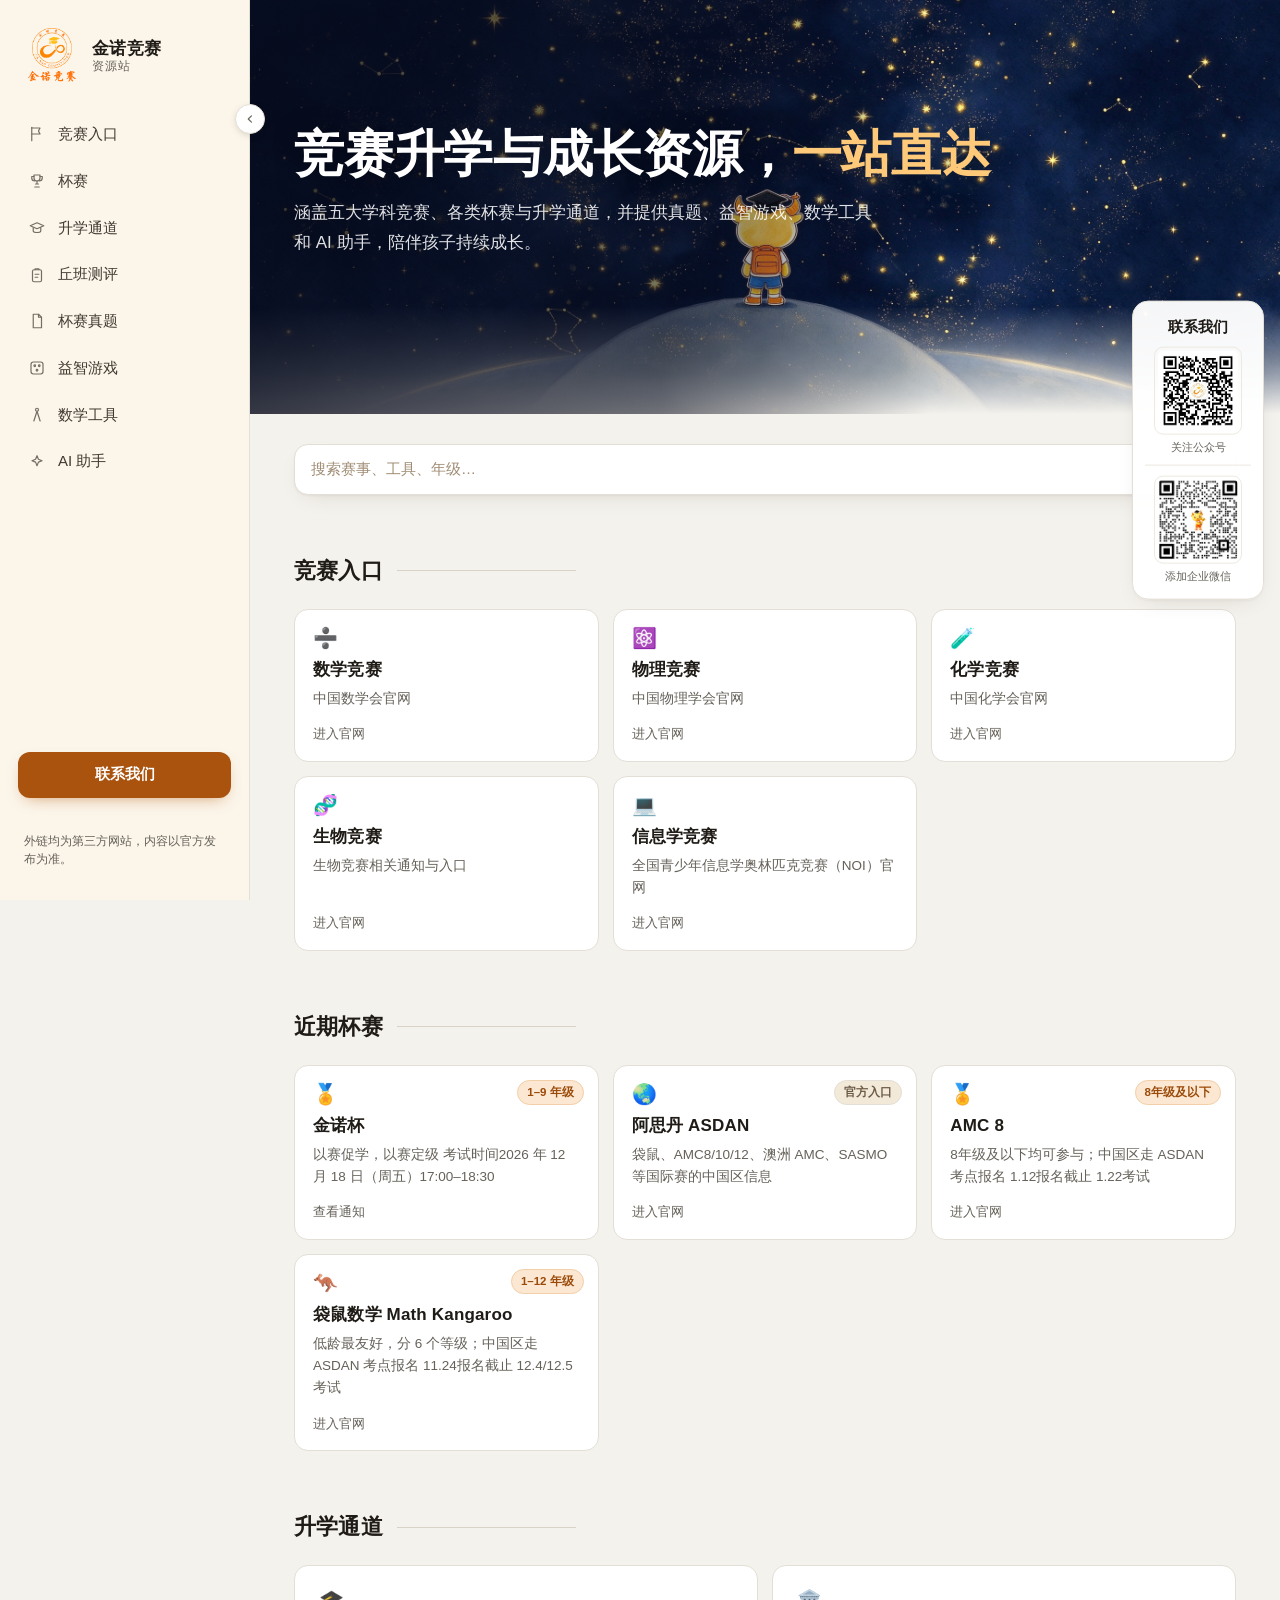
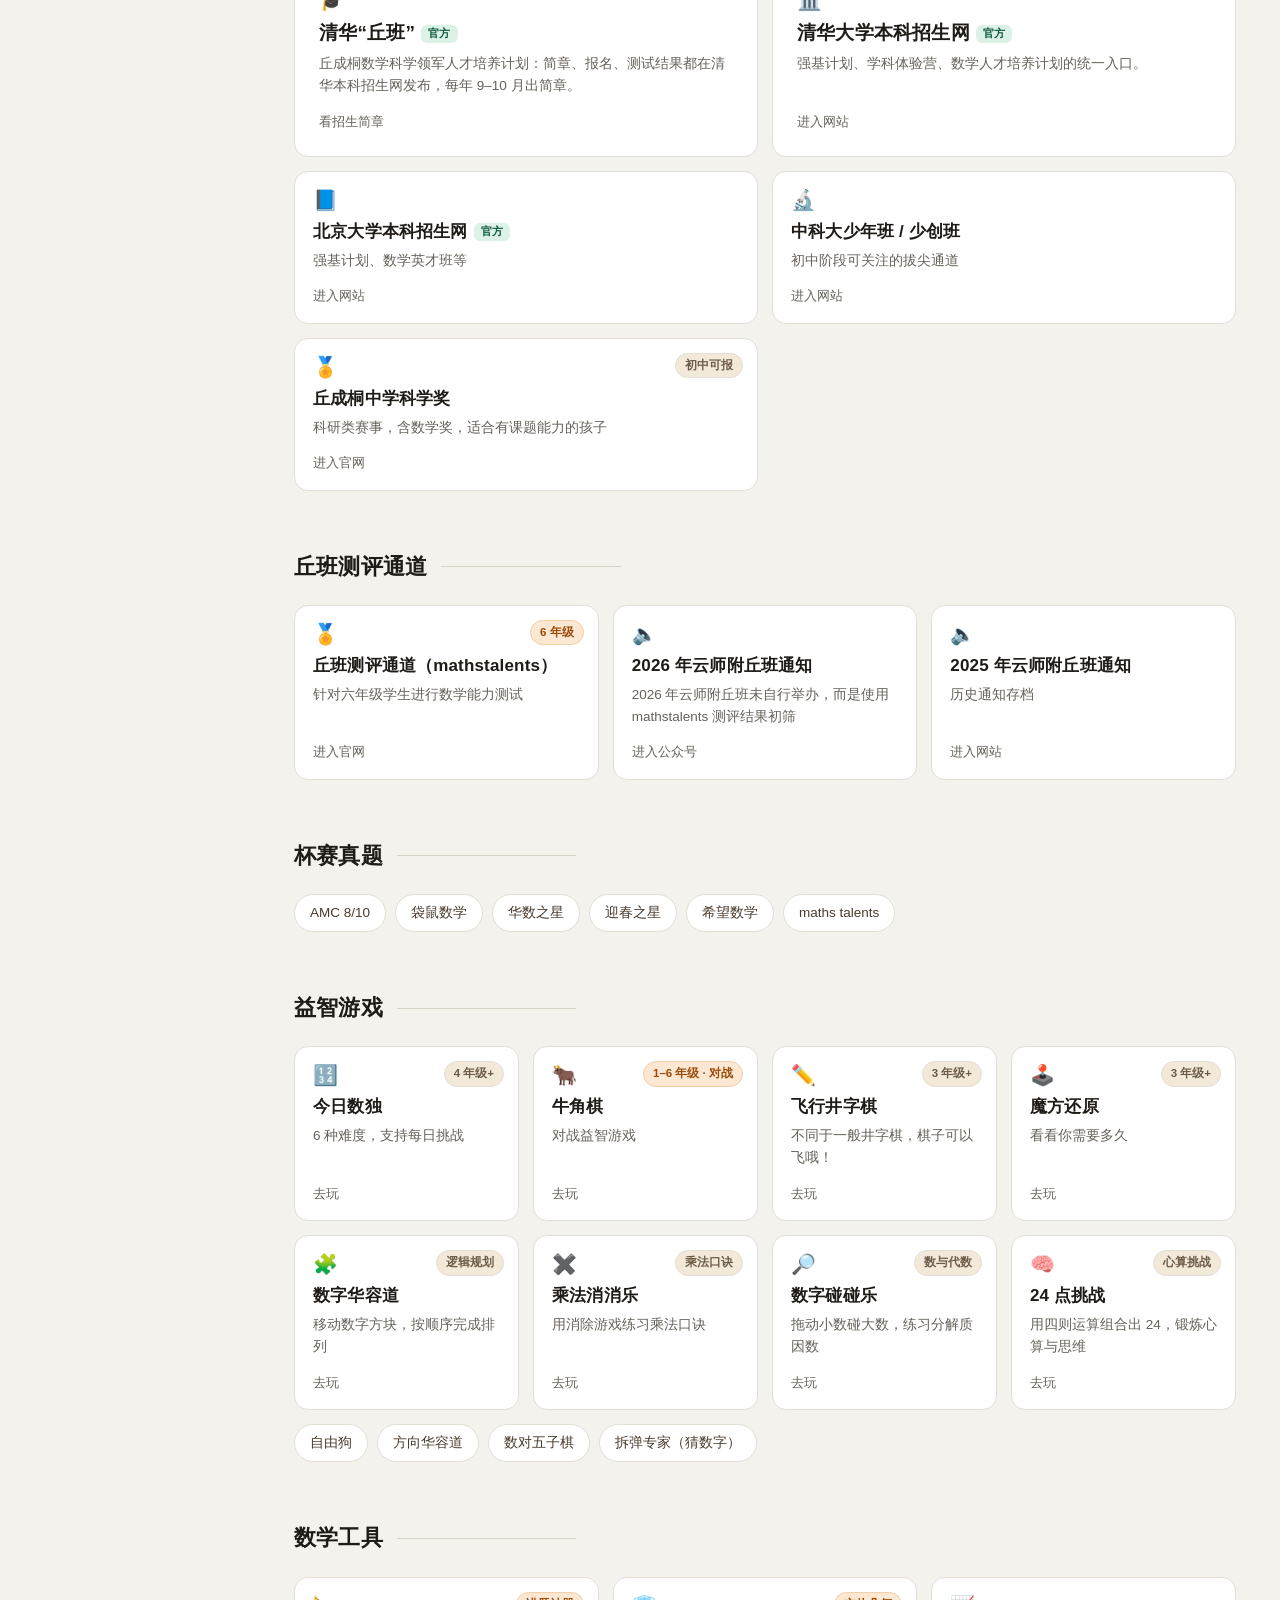
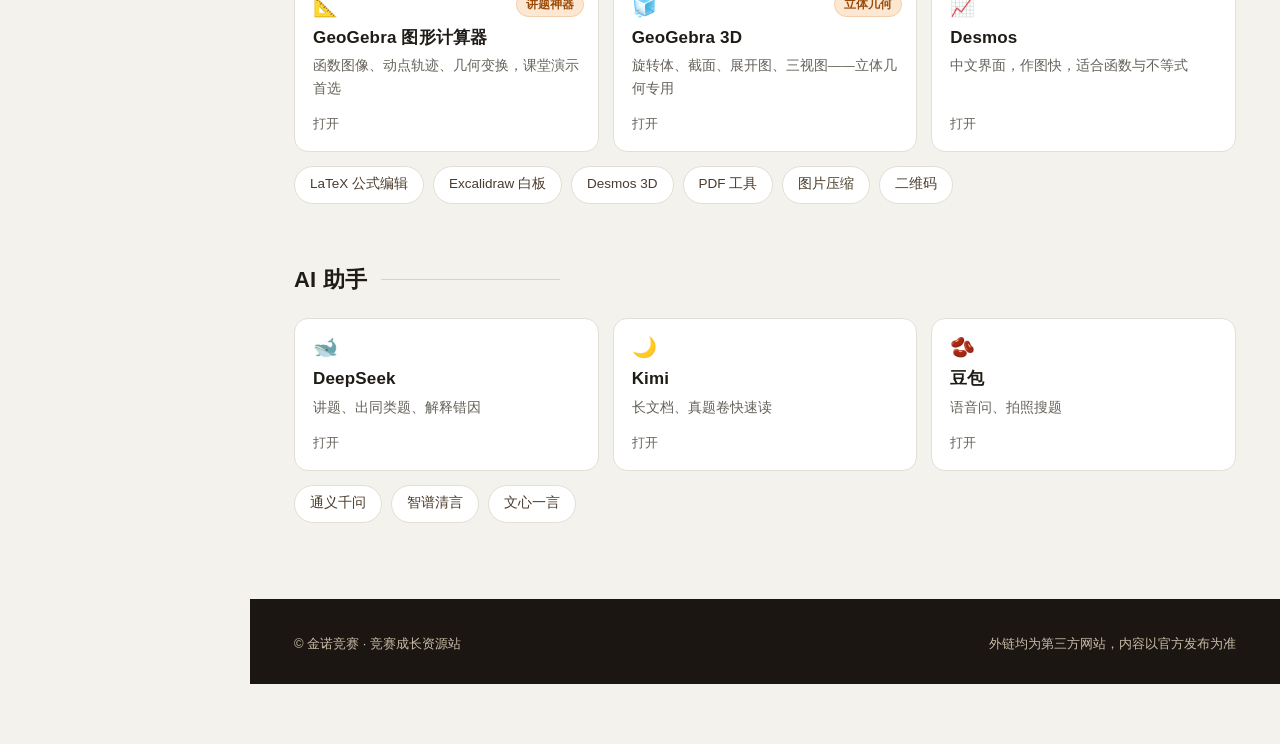
<file: index.html>
﻿<!DOCTYPE html>
<html lang="zh-CN">
<head>
<meta charset="UTF-8">
<meta name="viewport" content="width=device-width, initial-scale=1.0, viewport-fit=cover">
<meta name="description" content="金诺竞赛成长资源站：赛事报名、升学通道、丘班测评、真题、益智游戏、数学工具、AI 助手，一站直达。">
<meta name="theme-color" content="#F6EFE3">
<title>金诺 · 竞赛成长资源站</title>

<!-- ============================================================
  这个文件只负责「骨架」：导航 + 首屏 + 搜索 + 8 个挂载点 + 页脚
  ------------------------------------------------------------
  【改样式】
    css/base.css    全站通用（颜色变量、卡片、胶囊、页脚）
    css/pc.css      只在 ≥769px 生效（左侧固定导航、桌面列数）
    css/mobile.css  只在 ≤768px 生效（顶部栏、抽屉、两列卡片）

  【改某个板块】
    data/<板块>.js     只改内容（标题、说明、链接）
    sections/<板块>.js 只改结构（标题文字、列数、有没有胶囊行）

  【加一个板块】
    1) 新建 data/xxx.js 和 sections/xxx.js
    2) 在下面骨架里加一个挂载点：<div id="xxxMount"></div>
    3) 在页面底部的 script 列表里按顺序加两行
  ============================================================ -->

<link rel="stylesheet" href="css/base.css">
<link rel="stylesheet" href="css/pc.css">
<link rel="stylesheet" href="css/mobile.css">
</head>
<body class="is-expanded">

<div class="shell">

  <!-- ========== 左栏（PC 显示为固定侧栏，手机显示为抽屉） ========== -->
  <aside class="rail" id="rail" aria-label="主导航">
    <div class="brandbar">
      <a class="brand" href="#top">
        <img src="logo.png" alt="金诺竞赛">
        <span class="name"><b>金诺竞赛</b><span>资源站</span></span>
      </a>
      <button class="rail-toggle" id="railToggle" aria-label="收起导航" aria-expanded="true">
        <svg viewBox="0 0 24 24" aria-hidden="true"><path d="M14.5 6.5L9 12l5.5 5.5"/></svg>
      </button>
    </div>

    <!-- 导航：href 对应下面各板块的 id -->
    <nav class="nav">
      <a href="#race" title="竞赛入口"><svg class="ic" viewBox="0 0 24 24" aria-hidden="true"><path d="M5 3v18"/><path d="M5 4h11l-2 4 2 4H5"/></svg><span class="lb">竞赛入口</span></a>
      <a href="#cup" title="杯赛"><svg class="ic" viewBox="0 0 24 24" aria-hidden="true"><path d="M8 4h8v4a4 4 0 0 1-8 0V4z"/><path d="M8 6H5v2a4 4 0 0 0 4 4M16 6h3v2a4 4 0 0 1-4 4M12 12v4M9 20h6M10 16h4"/></svg><span class="lb">杯赛</span></a>
      <a href="#path" title="升学通道"><svg class="ic" viewBox="0 0 24 24" aria-hidden="true"><path d="M3 9l9-4 9 4-9 4-9-4z"/><path d="M7 11.5V16c0 1.1 2.2 2 5 2s5-.9 5-2v-4.5"/></svg><span class="lb">升学通道</span></a>
      <a href="#paper" title="丘班测评"><svg class="ic" viewBox="0 0 24 24" aria-hidden="true"><rect x="6" y="5" width="12" height="16" rx="2"/><path d="M9.5 5V3.8h5V5"/><path d="M9.5 11h5M9.5 15h3.5"/></svg><span class="lb">丘班测评</span></a>
      <a href="#test" title="杯赛真题"><svg class="ic" viewBox="0 0 24 24" aria-hidden="true"><path d="M7 3h7l4 4v14H7z"/><path d="M14 3v4h4"/></svg><span class="lb">杯赛真题</span></a>
      <a href="#game" title="益智游戏"><svg class="ic" viewBox="0 0 24 24" aria-hidden="true"><rect x="4" y="4" width="16" height="16" rx="3.2"/><circle cx="9" cy="9" r="1.05"/><circle cx="15" cy="9" r="1.05"/><circle cx="12" cy="15" r="1.05"/></svg><span class="lb">益智游戏</span></a>
      <a href="#tool" title="数学工具"><svg class="ic" viewBox="0 0 24 24" aria-hidden="true"><circle cx="12" cy="5" r="2"/><path d="M12 7l-4.2 13M12 7l4.2 13"/></svg><span class="lb">数学工具</span></a>
      <a href="#ai" title="AI 助手"><svg class="ic" viewBox="0 0 24 24" aria-hidden="true"><path d="M12 3.6l1.9 4.8 4.8 1.9-4.8 1.9L12 17l-1.9-4.8L5.3 10.3l4.8-1.9z"/></svg><span class="lb">AI 助手</span></a>
    </nav>

    <a class="cta" href="https://mp.weixin.qq.com/mp/profile_ext?action=home&amp;__biz=MzY4NTQ2Njk0Mg==&amp;scene=124#wechat_redirect">联系我们</a>
    <p class="note">外链均为第三方网站，内容以官方发布为准。</p>
  </aside>

  <!-- ========== 右侧联系浮窗（PC） ========== -->
  <aside class="contact-widget" aria-labelledby="contactWidgetTitle">
    <h2 id="contactWidgetTitle">联系我们</h2>
    <a class="contact-entry" href="https://mp.weixin.qq.com/mp/profile_ext?action=home&amp;__biz=MzY4NTQ2Njk0Mg==&amp;scene=124#wechat_redirect" target="_blank" rel="noopener noreferrer" aria-label="打开金诺竞赛公众号">
      <img src="公众号.jpg" alt="金诺竞赛公众号二维码">
      <span>关注公众号</span>
    </a>
    <div class="contact-entry">
      <img src="企微.png" alt="金诺竞赛企业微信二维码">
      <span>添加企业微信</span>
    </div>
  </aside>

  <!-- ========== 主内容 ========== -->
  <div class="main" id="top">

    <!-- 手机顶栏 -->
    <div class="mobilebar">
      <a class="bar-brand" href="#top"><img src="logo.png" alt="金诺竞赛"><span>金诺竞赛资源站</span></a>
      <button class="bar-menu" id="menuBtn" aria-label="打开菜单">
        <svg viewBox="0 0 24 24" aria-hidden="true"><path d="M4 7h16M4 12h16M4 17h16"/></svg>
      </button>
    </div>

    <!-- 首屏：背景图在 css/base.css 的 .hero 里 -->
    <div class="hero">
      <div class="wrap">
        <h1>竞赛升学与成长资源，<em>一站直达</em></h1>
        <p>涵盖五大学科竞赛、各类杯赛与升学通道，并提供真题、益智游戏、数学工具和 AI 助手，陪伴孩子持续成长。</p>
      </div>
    </div>

    <!-- 站内搜索 -->
    <div class="wrap">
      <div class="searchbar">
        <input id="q" type="search" placeholder="搜索赛事、工具、年级…" aria-label="站内搜索">
      </div>
      <p class="empty" id="empty">没有匹配的内容，换个词试试。</p>
    </div>

    <!-- ========== 8 个板块挂载点 ==========
         每个板块的标题、网格、内容都在对应文件里，这里只留一行 -->
    <div id="raceMount"></div>
    <div id="cupMount"></div>
    <div id="pathMount"></div>
    <div id="paperMount"></div>
    <div id="testMount"></div>
    <div id="gameMount"></div>
    <div id="toolMount"></div>
    <div id="aiMount"></div>

    <footer>
      <div class="wrap">
        <div>© 金诺竞赛 · 竞赛成长资源站</div>
        <div>外链均为第三方网站，内容以官方发布为准</div>
      </div>
    </footer>
  </div>
</div>

<!-- ========== 脚本加载顺序（不能打乱） ==========
     1) 所有 data/*.js      → 先把内容挂到 window.SITE_DATA
     2) 所有 sections/*.js  → 再用内容生成每个 <section>
     3) data/render.js      → 最后把 [data-module] 填满
     4) js/app.js           → 交互（导航/搜索） -->
<script src="data/race.js"></script>
<script src="data/cup.js"></script>
<script src="data/path.js"></script>
<script src="data/paper.js"></script>
<script src="data/test.js"></script>
<script src="data/game.js"></script>
<script src="data/tool.js"></script>
<script src="data/ai.js"></script>

<script src="sections/race.js"></script>
<script src="sections/cup.js"></script>
<script src="sections/path.js"></script>
<script src="sections/paper.js"></script>
<script src="sections/test.js"></script>
<script src="sections/game.js"></script>
<script src="sections/tool.js"></script>
<script src="sections/ai.js"></script>

<script src="data/render.js"></script>
<script src="js/app.js"></script>
</body>
</html>
</file>
<file: css/base.css>
/* ============================================================
   base.css —— 全站通用（PC 和手机都加载）
   只放：变量、重置、文字、卡片、胶囊、搜索、页脚
   版式差异一律放 pc.css / mobile.css
   ============================================================ */

:root{
  /* ---- 纸张与墨色 ---- */
  --paper:#F4F2ED;
  --surface:#FFFFFF;
  --line:#E3DFD6;
  --line-soft:#EDE9E1;
  --ink:#1F1B16;
  --muted:#66625A;

  /* ---- 品牌（logo 的橙） ---- */
  --brand:#E2791C;
  --brand-deep:#A9530F;
  --brand-tint:#FAEEE1;

  --night:#14100E;

  --radius:18px;
  --shadow:0 1px 2px rgba(58,38,16,.05), 0 8px 24px -12px rgba(58,38,16,.18);
  --shadow-h:0 2px 4px rgba(58,38,16,.07), 0 18px 40px -16px rgba(58,38,16,.28);

  --font-body:-apple-system,BlinkMacSystemFont,"PingFang SC","Microsoft YaHei","Source Han Sans SC","Noto Sans CJK SC",sans-serif;
  --font-kai:"Kaiti SC","KaiTi","STKaiti","楷体",serif;
}

*,*::before,*::after{box-sizing:border-box}
html{-webkit-text-size-adjust:100%;scroll-behavior:smooth}
@media (prefers-reduced-motion:reduce){html{scroll-behavior:auto}}

body{
  margin:0;font-family:var(--font-body);color:var(--ink);background:var(--paper);
  line-height:1.65;-webkit-font-smoothing:antialiased;text-rendering:optimizeLegibility;
}
img{max-width:100%;display:block}
a{color:inherit;text-decoration:none}
:focus-visible{outline:2px solid var(--brand-deep);outline-offset:3px;border-radius:6px}

/* 搜索过滤时统一用这个类隐藏，避免直接写 style 造成优先级混乱 */
.hide{display:none !important}

.shell{display:block;min-height:100vh}

/* ========== 内容区（左右留白由左栏宽度决定，见 pc.css） ========== */
.main{min-width:0;padding-bottom:60px}
.wrap{width:min(1180px,100%);margin:0 auto;padding:0 clamp(16px,4vw,44px)}

/* ========== 首屏 ========== */
.hero{
  position:relative;isolation:isolate;overflow:hidden;
  min-height:clamp(340px,46vh,520px);display:flex;align-items:center;
  background:#0B1020 center 42%/cover no-repeat url("../background-hd.jpg");
}
.hero::before{
  content:"";position:absolute;inset:0;z-index:-1;
  background:
    linear-gradient(90deg, rgba(6,10,26,.80) 0%, rgba(6,10,26,.55) 40%, rgba(6,10,26,0) 66%),
    linear-gradient(180deg, rgba(6,10,26,0) 74%, rgba(244,242,237,.55) 90%, var(--paper) 100%);
}
.hero .wrap{padding-top:clamp(38px,7vw,64px);padding-bottom:clamp(64px,10vw,96px)}
.hero h1{
  margin:0 0 14px;font-weight:800;color:#fff;
  font-size:clamp(28px,4.6vw,50px);line-height:1.2;letter-spacing:-.005em;
  text-shadow:0 2px 24px rgba(0,0,0,.35);
}
.hero h1 em{font-style:normal;color:#FFC97A}
.hero p{
  margin:0;max-width:34em;color:rgba(255,255,255,.88);
  font-size:clamp(14px,1.9vw,17px);line-height:1.75;
}

/* ========== 区块标题 ========== */
section{padding:clamp(34px,5vw,58px) 0 0}
section[id]{scroll-margin-top:74px}
.sec-head{display:flex;align-items:baseline;flex-wrap:wrap;gap:8px 14px;margin-bottom:20px}
.sec-head h2{
  margin:0;font-size:clamp(18px,2.4vw,22px);font-weight:700;letter-spacing:.01em;
  display:flex;align-items:center;gap:14px;
}
.sec-head h2::after{content:"";width:clamp(28px,14vw,200px);height:1px;background:#D9D3C7}
.sec-head .sub{font-size:13px;color:var(--muted)}

/* ========== 卡片网格（列数在 pc.css / mobile.css 里按屏幕改） ========== */
.grid{display:grid;gap:14px}
.g2{grid-template-columns:repeat(2,minmax(0,1fr))}
.g3{grid-template-columns:repeat(3,minmax(0,1fr))}
.g4{grid-template-columns:repeat(4,minmax(0,1fr))}

.card{
  position:relative;display:flex;flex-direction:column;gap:6px;
  padding:18px 18px 16px;border-radius:14px;
  background:var(--surface);border:1px solid var(--line);
  transition:background .15s ease,border-color .15s ease;
}
.card:hover{background:#FCFBF7;border-color:#D3CCBE}
.card .ico{font-size:20px;line-height:1;margin:0 0 4px}
.card h3{margin:0;font-size:17px;font-weight:650;line-height:1.4;letter-spacing:.01em}
.card p{margin:0;font-size:13.5px;line-height:1.65;color:var(--muted)}
.card .go{margin-top:auto;padding-top:8px;font-size:12.5px;font-weight:500;color:var(--muted)}
.card:hover .go{color:var(--brand-deep)}

.card .tag{
  position:absolute;top:14px;right:14px;max-width:52%;
  padding:3px 9px;border-radius:999px;font-size:11.5px;font-weight:600;line-height:1.5;
  color:#6C5B47;background:#F2E9D9;border:1px solid var(--line);
  white-space:nowrap;overflow:hidden;text-overflow:ellipsis;
}
.card .tag.hot{color:#9A4A09;background:#FCE7D2;border-color:#F2CFA8}
.card .official{
  display:inline-block;margin-left:6px;padding:1px 7px;border-radius:6px;
  font-size:11px;font-weight:600;vertical-align:2px;
  color:#0E5A3C;background:#DCF2E6;
}
.card.big{padding:24px}
.card.big h3{font-size:19px}

/* ========== 胶囊 ========== */
.chips{display:flex;flex-wrap:wrap;gap:9px;margin-top:14px}
.chip{
  display:inline-flex;align-items:center;min-height:38px;padding:0 15px;border-radius:999px;
  font-size:13.5px;color:#4A3B2C;background:var(--surface);border:1px solid var(--line);
  transition:background .15s ease,border-color .15s ease,color .15s ease;
}
.chip:hover{background:var(--brand-tint);border-color:#F0C9A3;color:var(--brand-deep)}

/* ========== 搜索 ========== */
.searchbar{
  display:flex;align-items:center;gap:10px;margin:clamp(22px,3vw,30px) 0 0;
  padding:0 16px;min-height:48px;border-radius:14px;
  background:var(--surface);border:1px solid var(--line);box-shadow:var(--shadow);
}
.searchbar input{
  flex:1;min-width:0;border:0;background:transparent;font:inherit;font-size:15px;color:var(--ink);
  padding:12px 0;outline:none;
}
.searchbar input::placeholder{color:#A08D75}
.searchbar .hint{font-size:12px;color:var(--muted);white-space:nowrap}
.empty{display:none;padding:28px 4px;color:var(--muted);font-size:14px}

/* ========== 页脚 ========== */
footer{
  margin-top:clamp(46px,7vw,76px);padding:34px 0 calc(30px + env(safe-area-inset-bottom));
  background:#1B1611;color:#C9BBA8;font-size:13px;
}
footer .wrap{display:flex;flex-wrap:wrap;gap:8px 26px;justify-content:space-between}

/* 触屏不触发悬停效果 */
@media (hover:none){
  .card:hover{transform:none;box-shadow:var(--shadow)}
}
</file>
<file: css/pc.css>
/* ============================================================
   pc.css —— 只在 PC / 平板竖屏以上（≥769px）生效
   包含：左侧固定导航、折叠按钮、右侧联系浮窗、桌面列数
   ============================================================ */

@media (min-width:769px){

  /* 左栏宽度：展开 250 / 收起 124 */
  body{--rail-w:250px}
  body:not(.is-expanded){--rail-w:124px}

  .main{margin-left:var(--rail-w);transition:margin-left .22s cubic-bezier(.4,0,.2,1)}

  /* ---------- 左栏 ---------- */
  .rail{
    position:fixed;top:0;left:0;bottom:0;width:var(--rail-w);z-index:40;overflow:hidden;
    display:flex;flex-direction:column;gap:22px;
    padding:26px 18px 20px;background:#FBF5EA;border-right:1px solid var(--line);
    transition:width .22s cubic-bezier(.4,0,.2,1),padding .22s cubic-bezier(.4,0,.2,1);
  }
  .brandbar{display:flex;align-items:center;gap:8px;padding:2px 6px}
  .brand{display:flex;align-items:center;gap:12px;padding:0;flex:1 1 auto;min-width:0}
  .brand img{width:56px;height:56px;object-fit:contain;flex:0 0 auto}
  .brand .name{display:flex;flex-direction:column;line-height:1.2;min-width:0}
  .brand .name b{font-size:17px;letter-spacing:.02em;white-space:nowrap}
  .brand .name span{font-size:12px;color:var(--muted);letter-spacing:.08em}

  .nav{display:flex;flex-direction:column;gap:2px;margin-top:4px}
  .nav a{
    display:flex;align-items:center;gap:12px;padding:10px;border-radius:8px;
    font-size:15px;color:#403A31;transition:background .15s ease,color .15s ease;
  }
  .nav a .ic{width:18px;height:18px;flex:0 0 auto;stroke:currentColor;fill:none;
    stroke-width:1.6;stroke-linecap:round;stroke-linejoin:round;opacity:.72}
  .nav a:hover{background:#EFEBE2;color:var(--ink)}
  .nav a:hover .ic{opacity:1}

  .rail .cta{
    margin-top:auto;display:flex;align-items:center;justify-content:center;
    min-height:46px;padding:0 16px;border-radius:12px;font-size:14.5px;font-weight:600;
    color:#fff;background:var(--brand-deep);box-shadow:0 6px 16px -8px rgba(184,94,18,.7);
    transition:transform .15s ease,background .15s ease;
  }
  .rail .cta:hover{background:#A0510D}
  .rail .note{font-size:11.5px;color:var(--muted);line-height:1.6;padding:0 6px}

  /* ---------- 折叠按钮：骑在左栏右边线上 ---------- */
  .rail-toggle{
    position:fixed;top:104px;left:calc(var(--rail-w) - 15px);
    width:30px;height:30px;border-radius:50%;border:1px solid var(--line);
    background:var(--surface);color:#6B655C;cursor:pointer;padding:0;
    display:grid;place-items:center;z-index:45;
    box-shadow:0 2px 10px -4px rgba(30,20,8,.35);
    transition:left .22s cubic-bezier(.4,0,.2,1),background .15s ease,border-color .15s ease,color .15s ease;
  }
  .rail-toggle:hover{background:#EFEBE2;border-color:#D6CFC0;color:var(--ink)}
  .rail-toggle svg{width:14px;height:14px;stroke:currentColor;fill:none;stroke-width:2;
    stroke-linecap:round;stroke-linejoin:round;transition:transform .22s ease}
  body:not(.is-expanded) .rail-toggle svg{transform:rotate(180deg)}

  /* ---------- 收起态：只留徽标 ---------- */
  body:not(.is-expanded) .rail{padding:16px 10px;gap:18px}
  body:not(.is-expanded) .brandbar{width:100%;padding:0;justify-content:center}
  body:not(.is-expanded) .brand{justify-content:center;flex:0 0 auto}
  body:not(.is-expanded) .brand img{width:46px;height:46px}
  body:not(.is-expanded) .brand .name{display:none}
  body:not(.is-expanded) .nav{width:100%}
  body:not(.is-expanded) .nav a{justify-content:center;padding:11px;gap:0}
  body:not(.is-expanded) .nav a .lb{display:none}
  body:not(.is-expanded) .rail .cta,
  body:not(.is-expanded) .rail .note{display:none}

  /* ---------- 右侧联系浮窗 ---------- */
  .contact-widget{
    position:fixed;top:50%;right:16px;z-index:35;transform:translateY(-50%);
    width:132px;padding:14px 12px;border:1px solid var(--line);border-radius:16px;
    background:rgba(255,255,255,.96);box-shadow:var(--shadow);text-align:center;
  }
  .contact-widget h2{margin:0 0 10px;font-size:15px;line-height:1.4}
  .contact-entry{display:flex;flex-direction:column;align-items:center;gap:5px}
  .contact-entry+.contact-entry{margin-top:10px;padding-top:10px;border-top:1px solid var(--line-soft)}
  .contact-entry img{width:88px;height:88px;padding:3px;object-fit:contain;border:1px solid var(--line-soft);border-radius:9px}
  .contact-entry span{font-size:11px;color:var(--muted);line-height:1.4}
  .contact-widget a{color:inherit;text-decoration:none}
  .contact-widget a:hover span{color:var(--brand-deep)}
}

/* 中等屏（769–1180）：四列降三列 */
@media (min-width:769px) and (max-width:1180px){
  .g4{grid-template-columns:repeat(3,minmax(0,1fr))}
}

/* 窄一点的桌面/平板竖屏（769–1024）：左栏收窄，网格两列，隐藏联系浮窗 */
@media (min-width:769px) and (max-width:1024px){
  body{--rail-w:124px}
  body.is-expanded{--rail-w:248px}
  .rail{padding:14px 8px;gap:14px}
  .brand img{width:46px;height:46px}
  .g2,.g3,.g4{grid-template-columns:repeat(2,minmax(0,1fr))}
  .contact-widget{display:none}
}
</file>
<file: css/mobile.css>
/* ============================================================
   mobile.css —— 只在手机 / 窄屏（≤768px）生效
   包含：顶部栏、抽屉导航、首屏、两列卡片、单列兜底
   ============================================================ */

.mobilebar{display:none}

@media (max-width:768px){

  /* ---------- 顶部栏 ---------- */
  .mobilebar{
    display:flex;align-items:center;position:sticky;top:0;z-index:60;
    padding:10px 14px;padding-top:max(10px,env(safe-area-inset-top));
    background:#FBF5EA;border-bottom:1px solid var(--line);
  }
  .mobilebar .bar-brand{display:flex;align-items:center;gap:9px;font-size:16px;font-weight:700;letter-spacing:.02em;white-space:nowrap}
  .mobilebar img{width:38px;height:38px;object-fit:contain}
  .mobilebar .bar-menu{
    margin-left:auto;width:40px;height:40px;display:grid;place-items:center;
    border:0;background:transparent;cursor:pointer;padding:0;color:#4A423A;
  }
  .mobilebar .bar-menu svg{width:22px;height:22px;stroke:currentColor;fill:none;stroke-width:2;stroke-linecap:round}

  /* ---------- 导航变成整屏抽屉 ---------- */
  .main{margin-left:0 !important}
  .rail{
    position:fixed;top:0;left:0;bottom:0;width:100%;max-width:none;z-index:70;
    padding:16px 18px;gap:14px;overflow-y:auto;background:#FBF5EA;
    border-right:0;display:flex;flex-direction:column;
    transform:translateX(-100%);
    transition:transform .26s cubic-bezier(.4,0,.2,1);
  }
  body.is-expanded .rail{transform:none}

  .rail-toggle{position:absolute;top:16px;right:16px;left:auto;transform:none;
    width:30px;height:30px;border-radius:50%;border:1px solid var(--line);
    background:var(--surface);color:#6B655C;cursor:pointer;padding:0;
    display:grid;place-items:center;z-index:75}
  .rail-toggle svg{width:14px;height:14px;stroke:currentColor;fill:none;stroke-width:2;
    stroke-linecap:round;stroke-linejoin:round}

  .brandbar{justify-content:flex-start;width:100%;padding:0;display:flex;align-items:center;gap:8px}
  .brand{display:flex;align-items:center;gap:12px}
  .brand img{width:46px;height:46px;object-fit:contain}
  .brand .name{display:flex;flex-direction:column;line-height:1.2}
  .brand .name b{font-size:17px}
  .brand .name span{font-size:12px;color:var(--muted);letter-spacing:.08em}

  .nav{display:flex;flex-direction:column;gap:2px}
  .nav a{display:flex;align-items:center;justify-content:flex-start;padding:12px 10px;gap:12px;
    font-size:16px;color:#403A31;border-radius:8px}
  .nav a .ic{width:18px;height:18px;flex:0 0 auto;stroke:currentColor;fill:none;
    stroke-width:1.6;stroke-linecap:round;stroke-linejoin:round;opacity:.72}
  .nav a:hover{background:#EFEBE2}
  .rail .cta{display:flex;align-items:center;justify-content:center;margin-top:auto;
    min-height:46px;border-radius:12px;color:#fff;background:var(--brand-deep);font-weight:600;font-size:14.5px}
  .rail .note{display:block;font-size:11.5px;color:var(--muted);line-height:1.6;padding:0 6px}

  .contact-widget{display:none}

  /* ---------- 首屏 ---------- */
  .hero::before{
    background:
      linear-gradient(180deg, rgba(6,10,26,.58) 0%, rgba(6,10,26,.62) 62%, rgba(244,242,237,.92) 96%, var(--paper) 100%);
  }

  /* ---------- 卡片：两列布局 ---------- */
  .g2,.g3,.g4{grid-template-columns:repeat(2,minmax(0,1fr))}
  .card{padding:10px 10px 12px;gap:6px;border-radius:12px}
  .card .ico{
    display:grid;place-items:center;width:100%;height:84px;margin:0 0 4px;
    font-size:40px;line-height:1;border-radius:8px;
    background:linear-gradient(155deg,#FBF1E3,#F2E6D4);
  }
  .card h3{font-size:15px;line-height:1.35}
  /* 描述最多 3 行（原来 2 行会截断长文案） */
  .card p{font-size:12.5px;line-height:1.5;
    display:-webkit-box;-webkit-line-clamp:3;-webkit-box-orient:vertical;overflow:hidden}
  .card .go{display:none}
  .card .tag{font-size:10.5px;padding:2px 6px;max-width:56%;top:16px;right:16px}
}

/* 更窄：单列兜底 */
@media (max-width:380px){
  .g2,.g3,.g4{grid-template-columns:minmax(0,1fr)}
}
</file>
